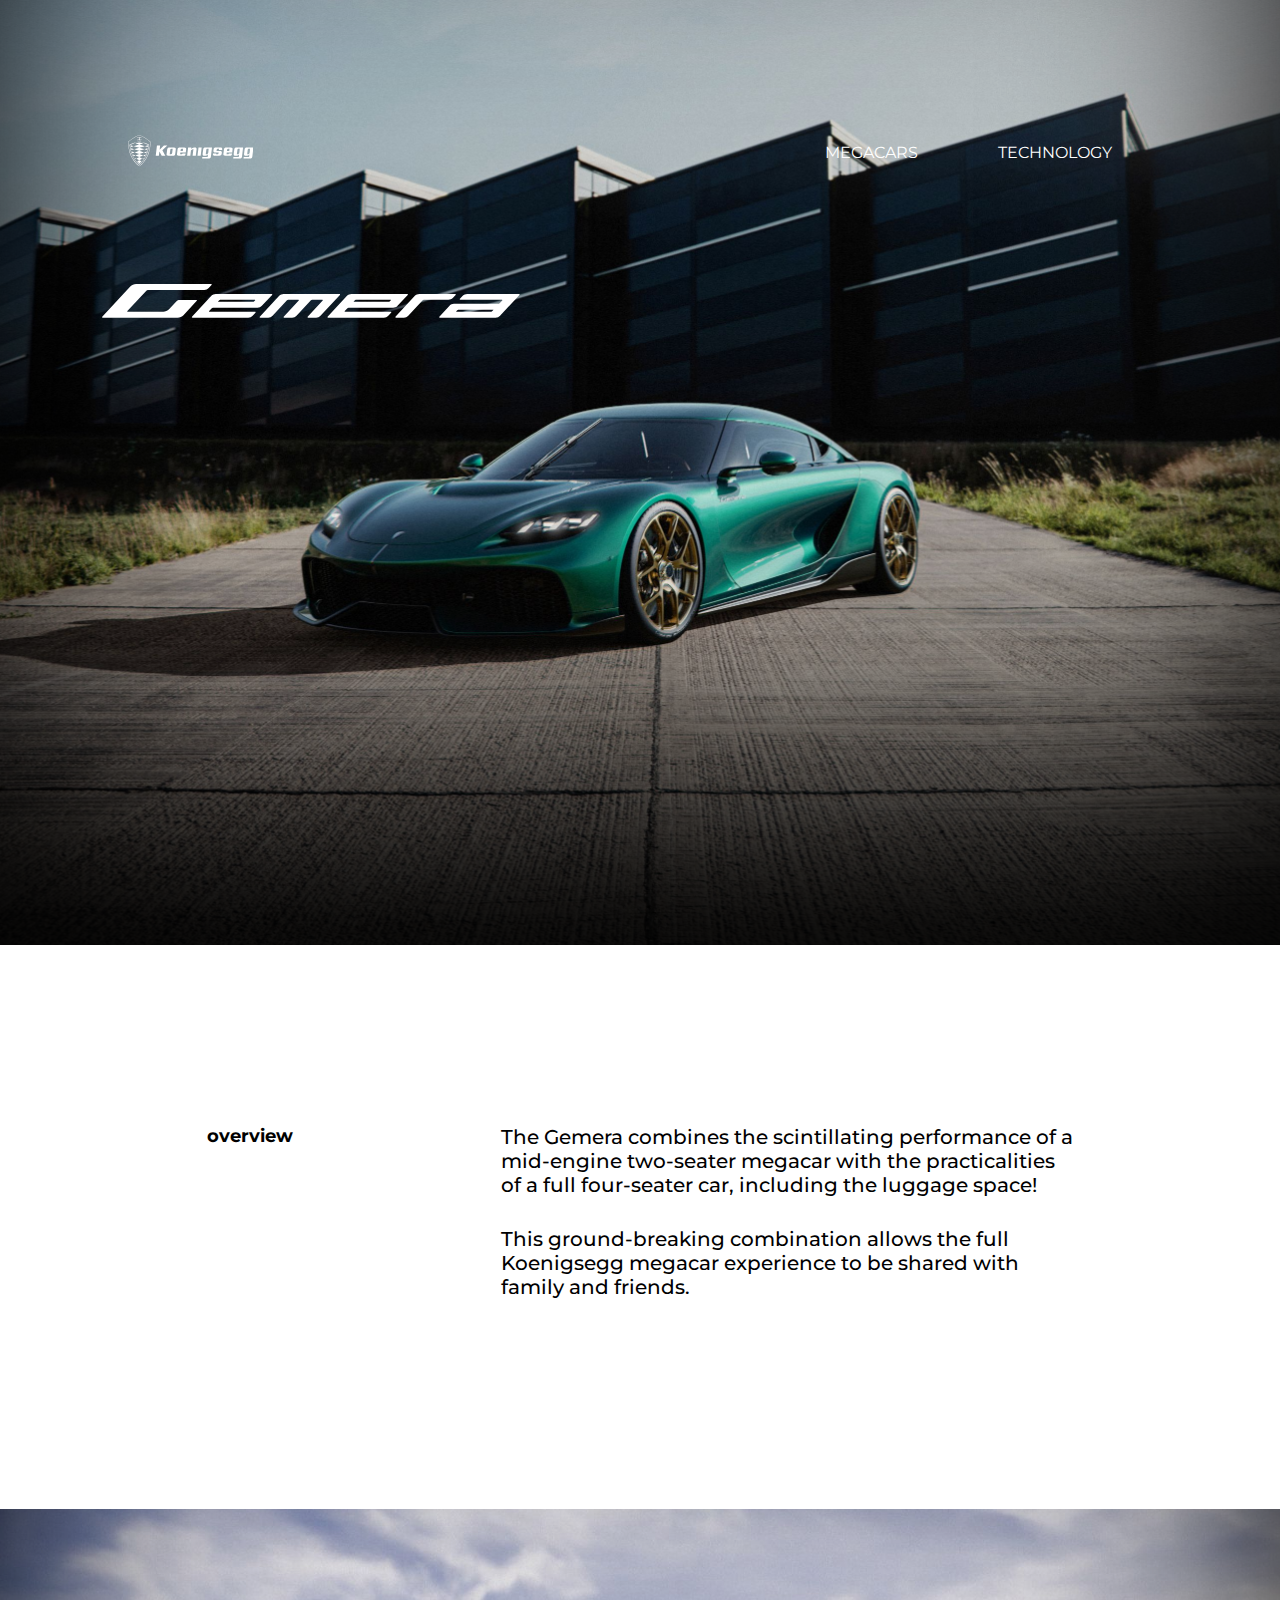
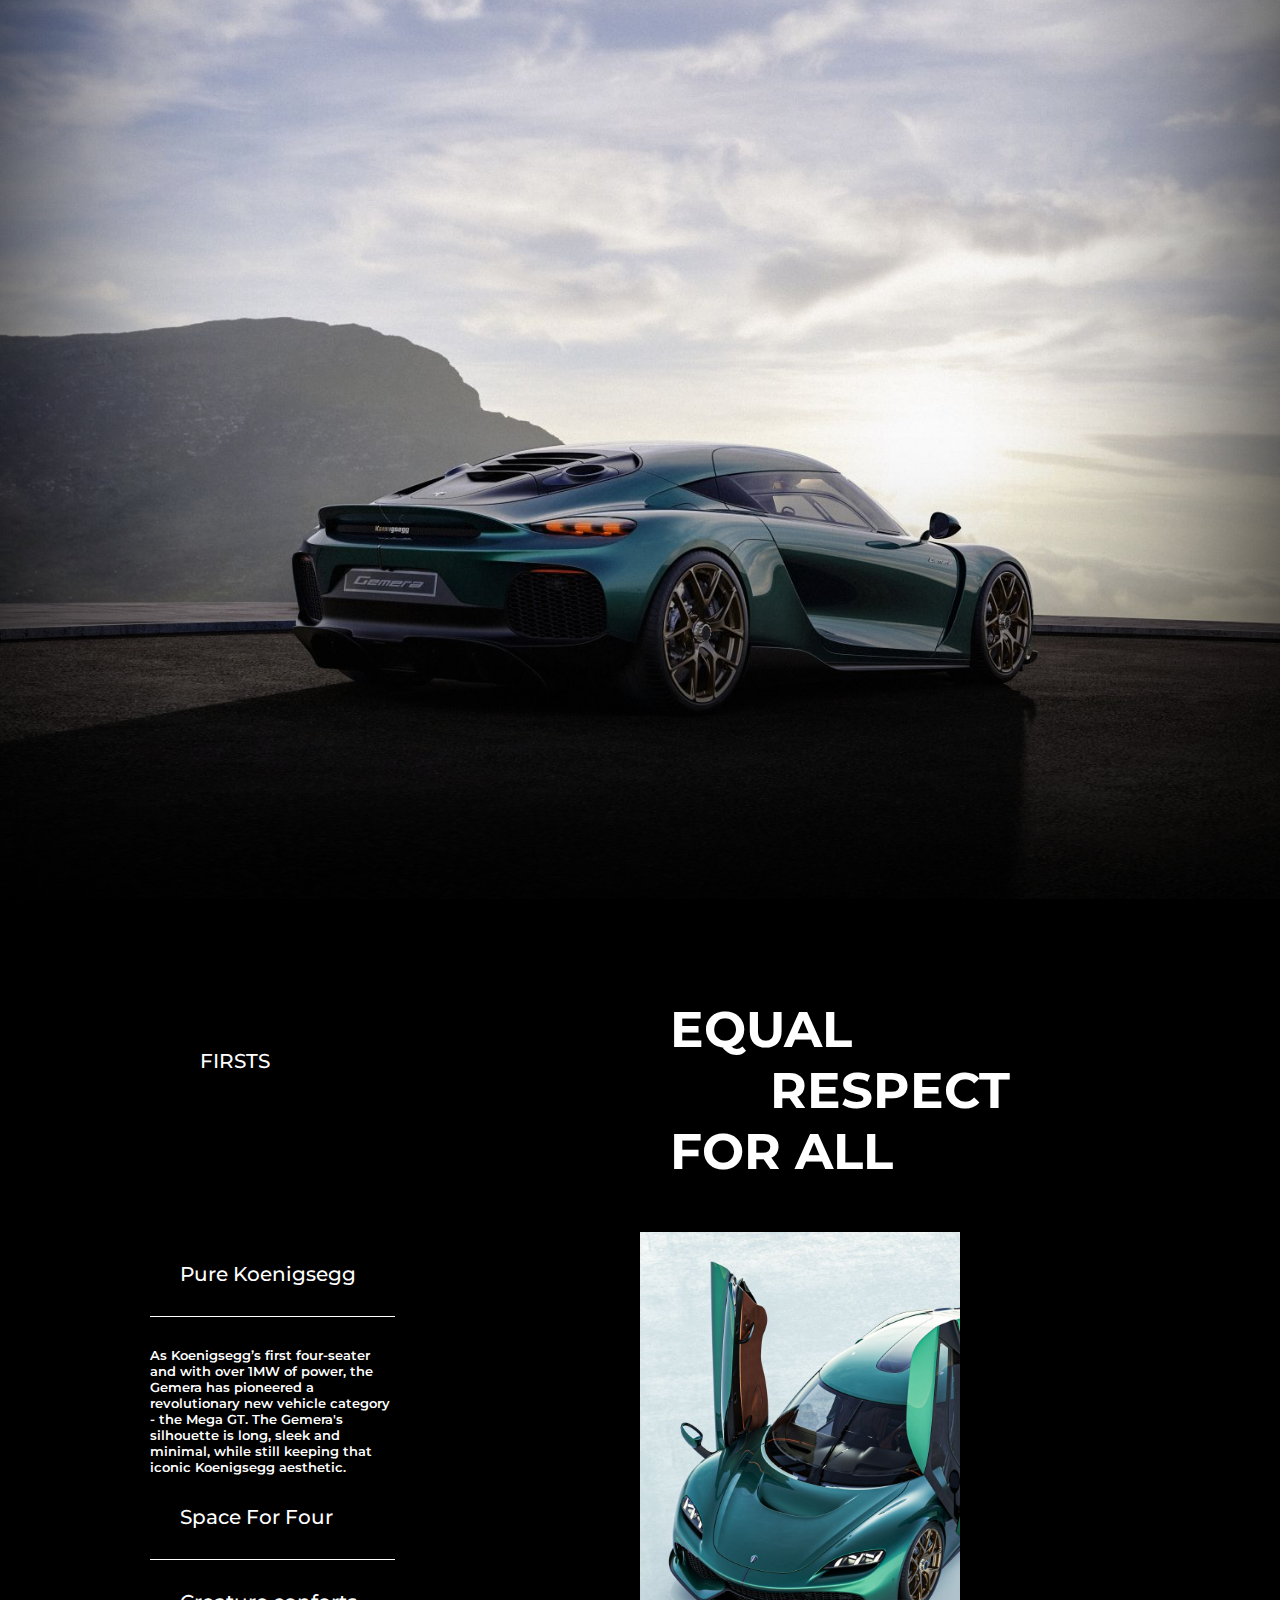
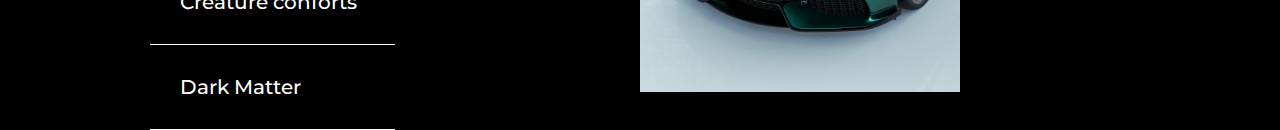
<file: gemera.html>
<!DOCTYPE html>
<html lang="en">
<head>
   <meta charset="UTF-8">
   <meta name="viewport" content="width=device-width, initial-scale=1.0">
   <title>Gemera</title>
   <link rel="stylesheet" href="assets/styles/gemera.css">
</head>
<body>
<section class="lazyloaded">
   <picture >
      <img id="GEMERA" src="assets/img/KE_Logo_Gemera_White_MIDSIZE-01.svg" >
   </picture>
</section>
<header>
   <div class="logo">
      <svg class="logo" viewBox="0 0 127 32" fill="#fff" xmlns="http://www.w3.org/2000/svg"><path d="m31.81 16.588 2.314 4.476h3.65l-2.96-5.516 4.965-4.907h-3.421l-4.33 4.244.513-4.244h-3.234l-1.244 10.423h3.202l.545-4.476zM41.01 21.066h4.356c1.523 0 2.279-.59 2.45-1.913l.561-4.592c.079-.657 0-1.12-.264-1.404-.264-.284-.787-.496-1.604-.496h-4.371c-1.093 0-2.275.186-2.489 1.932l-.562 4.593c-.086.655 0 1.12.266 1.423.266.302.796.457 1.656.457zm1.806-5.948c.024-.288.152-1.145 1.248-1.145h1.161s-.106 1.023-.17 1.44l-.36 2.897c-.058.42-.178 1.229-1.293 1.229h-1.178l.592-4.421zM51.49 21.066h4.433c1.509 0 2.225-.56 2.408-1.895l.06-.467h-3.215c-.188.717-.86.835-1.239.835h-1.154l.227-1.94h5.514l.375-3.058c.077-.631-.013-1.081-.275-1.376-.294-.33-.825-.504-1.668-.504h-4.222c-1.686 0-2.398.569-2.567 1.934l-.583 4.591c-.08.644 0 1.104.276 1.404.275.3.794.476 1.63.476zm1.827-5.948a1.216 1.216 0 0 1 1.246-1.145h1.182l-.262 2.173-2.305.023.139-1.051zM98.497 21.066h4.434c1.508 0 2.224-.56 2.407-1.895l.06-.467h-3.215c-.187.717-.86.835-1.239.835H99.79l.227-1.94h5.513l.374-3.058c.077-.631-.015-1.081-.275-1.376-.296-.33-.826-.504-1.67-.504h-4.225c-1.686 0-2.399.569-2.567 1.934l-.585 4.591c-.079.644.011 1.104.278 1.404.266.3.802.476 1.637.476zm1.827-5.948a1.224 1.224 0 0 1 1.246-1.135h1.183l-.263 2.173-2.305.022.139-1.06zM63.793 15.528s.731-.597 1.214-.948c.381-.235.807-.388 1.25-.45 0 0-.14 1.068-.165 1.318l-.686 5.618h3.223l.782-6.505c.084-.66 0-1.12-.268-1.426-.268-.306-.759-.474-1.52-.474h-.75a3.237 3.237 0 0 0-1.704.496l-1.21.956.175-1.452h-3.223l-1.036 8.402H63.1l.693-5.535zM70.387 21.066h3.22l1.009-8.405h-3.21l-1.02 8.405zM78.415 12.66c-1.425 0-2.127.59-2.275 1.912l-.562 4.517c-.08.642.01 1.1.277 1.399.266.298.764.578 1.499.578h1.207c1.65 0 2.46-1.527 2.46-1.527l-.363 2.782h-5.434l-.165 1.557h6.252c1.192 0 2.436-.216 2.624-1.817l1.124-9.399-6.644-.002zm3.112 2.698-.341 2.818s-.637 1.363-2.087 1.363h-.368l.55-4.421c.069-.59.425-1.143 1.253-1.143h1.141s-.114 1.128-.148 1.383zM109.909 12.66c-1.424 0-2.127.59-2.275 1.912l-.562 4.517c-.079.642.011 1.1.275 1.399.264.298.767.578 1.499.578h1.201c1.651 0 2.461-1.527 2.461-1.527l-.364 2.782h-5.434l-.159 1.555h6.251c1.192 0 2.436-.216 2.623-1.816l1.125-9.4h-6.641zm3.112 2.698-.35 2.818s-.636 1.363-2.088 1.363h-.358l.551-4.421c.07-.59.426-1.143 1.254-1.143h1.141s-.126 1.128-.15 1.383zM120.36 12.66c-1.424 0-2.125.59-2.275 1.912l-.562 4.517c-.081.642.011 1.1.275 1.399.264.298.765.578 1.499.578h1.207c1.653 0 2.462-1.527 2.462-1.527l-.373 2.782h-5.434L117 23.876h6.253c1.192 0 2.436-.216 2.623-1.816l1.125-9.4h-6.641zm3.112 2.698-.35 2.818s-.635 1.363-2.088 1.363h-.358l.551-4.421c.068-.59.424-1.143 1.252-1.143h1.143s-.12 1.128-.15 1.383zM88.093 21.067h4.298c1.544 0 2.335-.653 2.489-1.971l.135-1.12c.078-.598 0-1.027-.248-1.317-.404-.474-1.22-.543-1.937-.56h-3.161l.106-.949a1.258 1.258 0 0 1 1.302-1.167h1.08l-.097 1.145h3.237l.089-.6c.075-.642-.023-1.103-.298-1.405-.276-.303-.772-.463-1.488-.452h-4.651c-1.407 0-2.108.59-2.275 1.914l-.155 1.144c-.087.712 0 1.208.273 1.515.403.459 1.205.47 1.983.481h3.056l-.062.482c-.026.321-.206 1.342-1.42 1.342h-1.093l.1-.834h-3.28l-.045.44c-.084.648 0 1.108.265 1.408.387.43 1.13.504 1.797.504zM6.676 23.178c.255.418.528.836.819 1.25l1.047-.498-1.866-.752zM4.898 19.68c.252.603.534 1.221.853 1.845l1.821-.747-2.674-1.098zM3.816 16.604c.165.577.358 1.184.585 1.815l2.372-.805-2.957-1.01zM3.09 13.47c.114.598.245 1.22.393 1.842l2.8-.859-3.193-.984zM2.598 10.393c.061.478.146 1.064.25 1.712l2.935-.817-3.185-.895zM7.574 20.774l3.855 1.575 3.856-1.575-3.856-1.58-3.855 1.58zM8.555 23.932l2.878 1.578 2.88-1.578-2.88-1.578-2.878 1.578z"></path><path d="M15.356 24.434c.29-.415.562-.833.819-1.251l-1.874.747 1.055.504zM17.11 21.525a26.16 26.16 0 0 0 .853-1.845l-2.674 1.1 1.821.745zM18.454 18.42c.227-.632.42-1.239.585-1.816l-2.957 1.01 2.372.805zM19.37 15.312c.148-.622.28-1.244.394-1.843l-3.186.984 2.792.859zM17.074 11.289l2.933.821c.107-.647.187-1.234.253-1.712l-3.186.89zM15.377 8.494c-2.475-.857-3.523-1.003-3.946-1.003-.424 0-1.471.146-3.947 1.003l3.947 1.213 3.946-1.213zM11.431 25.52l-2.138 1.164c.667.735 1.38 1.424 2.138 2.066a22.672 22.672 0 0 0 2.138-2.066l-2.138-1.165zM6.29 14.447l5.137 1.577 5.14-1.578-5.14-1.577-5.138 1.578zM6.781 17.612l4.646 1.577 4.646-1.577-4.646-1.578-4.646 1.578zM5.79 11.286l5.637 1.576 5.639-1.576-5.639-1.577-5.638 1.577zM9.506 4.494l-.323.32a1.45 1.45 0 0 0 2.022.026v.836h.463v-.844a1.45 1.45 0 0 0 2.022-.026l-.335-.312a.996.996 0 0 1-1.699-.701.99.99 0 0 1 .614-.916.998.998 0 0 1 1.085.215l.322-.321a1.457 1.457 0 0 0-2.022-.026V1.91h-.454v.835a1.457 1.457 0 0 0-2.021.026l.322.32a.996.996 0 0 1 1.698.702.988.988 0 0 1-.614.916.998.998 0 0 1-1.084-.215h.004z"></path><path d="M17.313 8.128c-2.884-1.086-4.872-1.64-5.884-1.64-1.011 0-2.998.561-5.883 1.64C3.886 8.754 1.5 9.77 1.5 9.77a51.357 51.357 0 0 0 1.182 6.516c.992 3.78 3.317 9.51 8.747 13.768 5.434-4.257 7.756-9.987 8.747-13.768a51.368 51.368 0 0 0 1.183-6.517s-2.386-1.013-4.046-1.64zm2.436 8.046c-1.006 3.835-3.266 9.227-8.318 13.314-5.06-4.087-7.308-9.48-8.318-13.314a49.98 49.98 0 0 1-1.124-6.128A121.2 121.2 0 0 1 5.71 8.543C9.24 7.212 10.77 6.93 11.437 6.93c.667 0 2.198.28 5.726 1.612a123.3 123.3 0 0 1 3.722 1.503 49.987 49.987 0 0 1-1.138 6.128h.002z"></path><path d="M17.575 3.014A35.964 35.964 0 0 0 11.432 0a35.963 35.963 0 0 0-6.135 3.014C1.973 5.038 0 6.974 0 6.974a42.413 42.413 0 0 0 1.362 9.658c1.095 4.172 3.866 10.643 10.07 15.124 6.204-4.481 8.976-10.952 10.07-15.124a42.418 42.418 0 0 0 1.37-9.658s-1.973-1.936-5.297-3.96zm3.605 13.534a29.056 29.056 0 0 1-3.083 7.359 25.159 25.159 0 0 1-6.665 7.438 25.132 25.132 0 0 1-6.665-7.438 29.059 29.059 0 0 1-3.082-7.359A43.026 43.026 0 0 1 .326 7.114a33.012 33.012 0 0 1 5.138-3.817A36.23 36.23 0 0 1 11.432.351 36.23 36.23 0 0 1 17.4 3.295a33.01 33.01 0 0 1 5.137 3.819 43.152 43.152 0 0 1-1.357 9.434z"></path></svg>
   </div>
      <ul>
         <li><a class="menu" href="">MEGACARS</a></li>
         <li><a class="menu" href="">TECHNOLOGY</a></li>
      </ul>
</header>

<section class="overview">
   <h6>overview</h6>
   <div class="-alignGrid">
      <p>The Gemera combines the scintillating performance of a <br>
      mid-engine two-seater megacar with the practicalities <br>
      of a full four-seater car, including the luggage space!</p>

      <p>This ground-breaking combination allows the full <br>
      Koenigsegg megacar experience to be shared with <br>
      family and friends.</p>
   </div>
</section>

<section class="lazyloaded" id="second-lazy">
   <picture >
      
   </picture>
</section>

<section id="equal-respect">
   <div class="titles">
      <h6>FIRSTS</h6>
      <div id="equal-respect-forAll">
         <h4>EQUAL</h4>
         <h4 class="oChato">RESPECT</h4>
         <h4>FOR ALL</h4>
      </div>
   </div>
   <div class="leftAndRigth">
      <div class="left">
         <label for="Pure Koenigsegg">
            <ol type="1"><li> Pure Koenigsegg</li></ol>
           
            <input type="radio" name="gemera-parts" id="Pure Koenigsegg" checked>
         </label>
            <p class="shadow-text">As Koenigsegg’s first four-seater and with over 1MW of power, the Gemera has pioneered a revolutionary new vehicle category - the Mega GT.  The Gemera's silhouette is long, sleek and minimal, while still keeping that iconic Koenigsegg aesthetic. </p>
         <label for=" Space For Four">
            <ol type="1" start="2"><li>Space For Four</li></ol>
            <input type="radio" name="gemera-parts" id=" Space For Four">
         </label>
            <p class="shadow-text">The Gemera comfortably seats four tall adults with room for four carry-on suitcases in the back.  </p>
            <p class="shadow-text">The Gemera's megacar pedigree is obvious from its sleek exterior.  Its four-seat capability only becomes evident when the doors swing open. This is the Koenigsegg megacar experience that can be shared with family and friends in a way previously unknown in a car of this power and capability.</p>
            
         <label for="Creature conforts">
            <ol type="1" start="3"><li><p>Creature conforts</p>  </li></ol>
            <input type="radio" name="gemera-parts" id="Creature conforts">
         </label>
         <p class="shadow-text">The Koenigsegg Gemera has a beautiful, luxuriously appointed interior that’s perfectly suited to an epic Grand Tour. It is equipped with perfectly padded memory foam seats, eight cup holders - four heated and four chilled - entertainment screens with Apple CarPlay for both front and rear passengers, USB connectivity and two induction charging ports. The 11-speaker audio system is out of this world.</p>
         <label for="Dark Matter">
          <ol type="1" start="4"><li>  Dark Matter   </li></ol>
            <input type="radio" name="gemera-parts" id="Dark Matter">
         </label>
         <p class="shadow-text">Both powertrain options come paired with the revolutionary Koenigsegg Dark Matter e-motor - reducing weight and complexity while raising total power and providing instant torque from 0rpm.</p>
         
      </div>
      <div class="right">
         <img src="./assets/img/Koenigsegg Gemera Front_1.png" alt="">
      </div>
   </div>
</section>

</body>
</html>
</file>
<file: assets/styles/gemera.css>
@import url('https://fonts.googleapis.com/css2?family=Montserrat:ital,wght@0,100..900;1,100..900&display=swap');

* {
   padding:0;
   margin:0;
   vertical-align:baseline;
   border:0;
   font-family: Montserrat;
   box-sizing: border-box
}

body{
   min-height: 100vh;
   overflow-x: hidden;
}

header{
   position: absolute;
   top: 0;
   display: flex;
   z-index:2;
   width: 100vw;
   
   justify-content: space-between;
   align-items: center;
   
   padding-top: 15vh;
   padding-left: 10vw;
   padding-right: 10vw;
}

.logo{
   color: white;
   width: 35%;
   height: auto;
}

header ul{
   display: flex;
   list-style:none;

}

a{
   text-decoration: none;
   color: white;
   text-transform: uppercase;
   padding: 40px; 
   transition: all .5s ease-in-out;
}

a:hover{
   text-decoration: underline white;
   transition: text .5s ease-in-out;
}


.lazyloaded{
   background-image: url(../img/Koenigsegg\ Gemera\ in\ front\ of\ the\ Gripen\ Atelier.jpg);
   
   width: 100vw;
   height: 105vh;
   
   background-size: cover;
   background-position: center center;
   
   box-shadow: inset 0px -20vh 30vh ;
   
   position: static;
   top: 0;
}

#GEMERA{
   width: 40vw;
   position: relative;
   top: 30%;
   left: 8%;
}

.overview{
   display: flex;
   justify-content: space-evenly;
   padding: 20vh 0;
}

.overview h6{
   font-size: 18px;

}

.overview p {
   margin-bottom: 30px;
   font-weight: 500;
   font-size: 20px;
}

#second-lazy{
   background-image: url(../img/20230710\ EXT\ \(8\ of\ 1\).jpeg);
   height: 110vh;
}

#equal-respect{
   background-color: black;
   color: white;
}

.titles{
   display: flex;
   margin-bottom: 50px;
   padding-top: 100px;
}

.titles h6 {
   font-size: 20px;
   font-weight: 500;
   margin: 50px 400px 50px 200px;
}

#equal-respect-forAll{
   display: flex;
   flex-direction: column;
}

#equal-respect-forAll h4{
   font-size: 50px;
}

.oChato{
   padding-left: 100px;
}
.leftAndRigth{
   display: flex;
   flex-direction: row;
}

.left{
   display: flex;
   flex-direction: column;
   width: 50%;
   padding-left: 150px;
}

ol li{
   display: flex;
   border-bottom: 1px white solid;
   width: 50%;
   padding: 30px 10px 30px 30px;
}

li::before{
   margin-right: 30px;
   content: counter(name +1);
   list-style-type: decimal-leading-zero;
   font-size: small;
}

label:has([type='radio']){
   font-size: 20px;
   font-weight: 500;
}



label:has([type="radio"]:checked)+ p ,label:has([type="radio"]:checked)+ p + p{
   display: block;
   font-size: 13px;
   font-weight: 600;
   padding-top: 30px;
   padding-right: 50%;
}

input[type='radio']{
   display: none;
}

.shadow-text{
   display: none;
}


.right{
   width: 50%;
}

.right img{
   width: 50%;
   height: auto;
}
</file>
